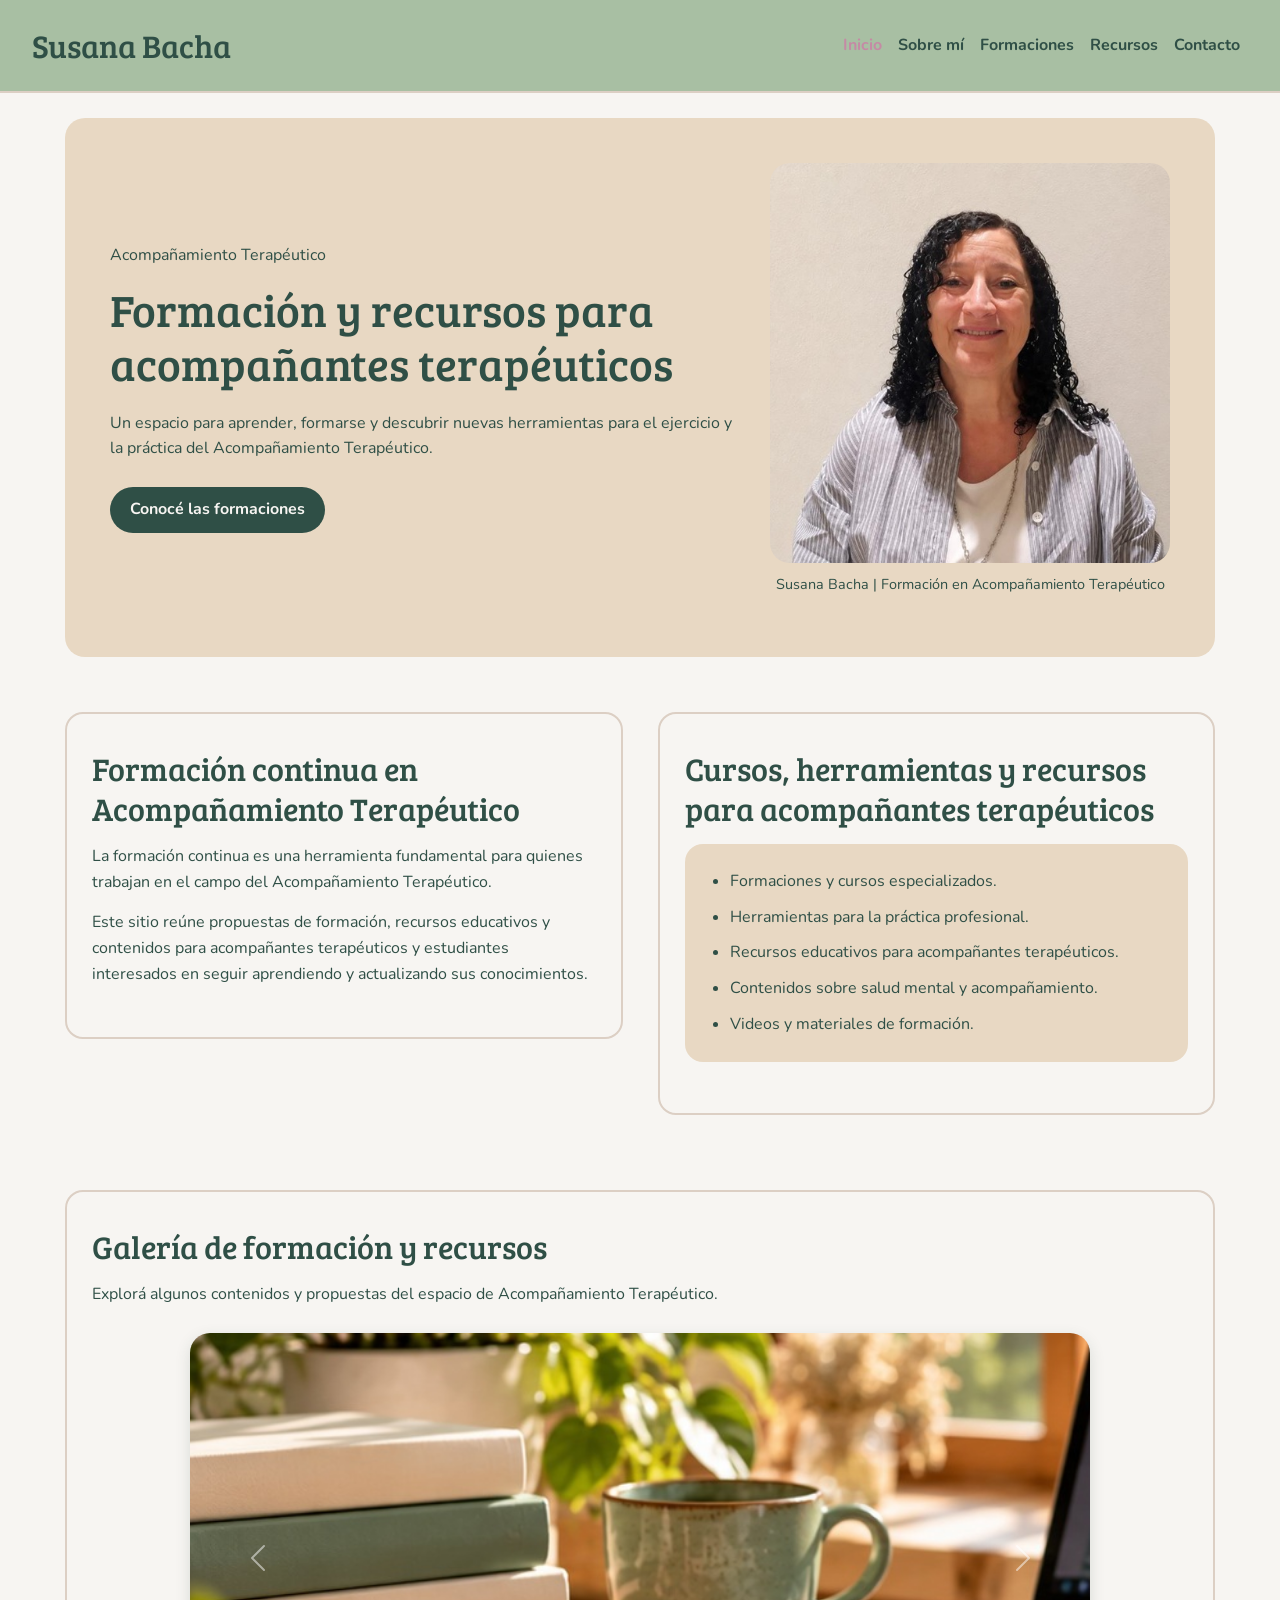
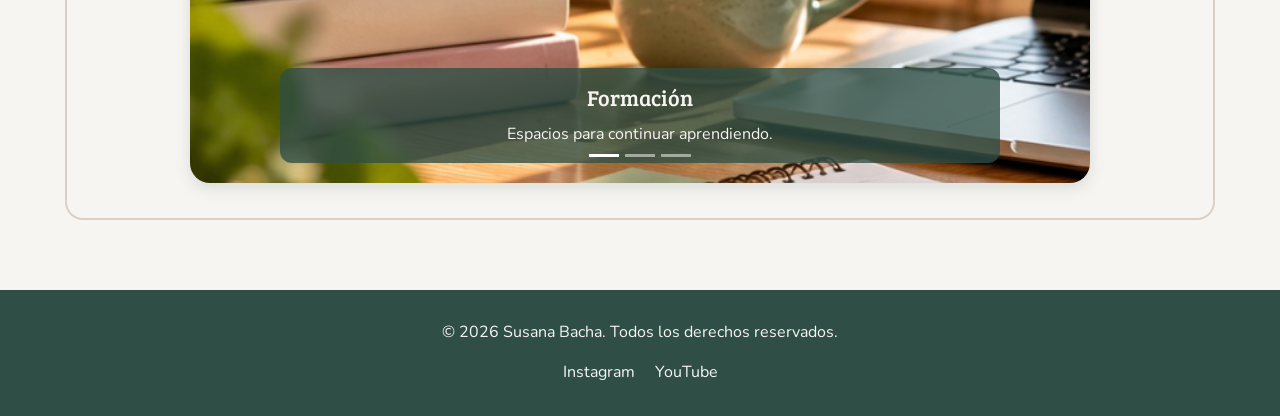
<file: index.html>
<!DOCTYPE html>
<html lang="es">

<head>
    <meta charset="UTF-8">
    <meta name="viewport" content="width=device-width, initial-scale=1.0">

    <!-- SEO -->
    <title>Acompañamiento Terapéutico: formación y recursos | Susana Bacha</title>
    <meta name="description" content="Encontrá formación, cursos y recursos para acompañantes terapéuticos y estudiantes. Un espacio de aprendizaje y actualización profesional de Susana Bacha.">
    <meta name="keywords" content="Susana Bacha, acompañamiento terapéutico, formación para acompañantes terapéuticos, cursos, recursos educativos, capacitación profesional, Argentina">

    <!-- Bootstrap CSS -->
    <link
        href="https://cdn.jsdelivr.net/npm/bootstrap@5.3.8/dist/css/bootstrap.min.css"
        rel="stylesheet">

    <!-- AOS Animation Library -->
    <link
        href="https://unpkg.com/aos@2.3.4/dist/aos.css"
        rel="stylesheet">

    <!-- Google Fonts -->
    <link
        href="https://fonts.googleapis.com/css2?family=Bree+Serif&family=Nunito:wght@400;600;700&display=swap"
        rel="stylesheet">

    <!-- CSS compilado desde Sass -->
    <link rel="stylesheet" href="styles/main.css">
</head>

<body>

    <!-- HEADER Y NAVEGACIÓN -->
    <header>
        <nav class="navbar navbar-expand-lg site-navbar"
            aria-label="Navegación principal">

            <div class="container-fluid">

                <a class="navbar-brand site-brand" href="index.html">
                    Susana Bacha
                </a>

                <button
                    class="navbar-toggler"
                    type="button"
                    data-bs-toggle="collapse"
                    data-bs-target="#mainNavbar"
                    aria-controls="mainNavbar"
                    aria-expanded="false"
                    aria-label="Abrir o cerrar navegación">

                    <span class="navbar-toggler-icon"></span>
                </button>

                <div class="collapse navbar-collapse" id="mainNavbar">

                    <ul class="navbar-nav ms-auto">

                        <li class="nav-item">
                            <a class="nav-link active"
                                href="index.html"
                                aria-current="page">
                                Inicio
                            </a>
                        </li>

                        <li class="nav-item">
                            <a class="nav-link" href="pages/sobremi.html">
                                Sobre mí
                            </a>
                        </li>

                        <li class="nav-item">
                            <a class="nav-link" href="pages/formaciones.html">
                                Formaciones
                            </a>
                        </li>

                        <li class="nav-item">
                            <a class="nav-link" href="pages/recursos.html">
                                Recursos
                            </a>
                        </li>

                        <li class="nav-item">
                            <a class="nav-link" href="pages/contacto.html">
                                Contacto
                            </a>
                        </li>

                    </ul>
                </div>
            </div>
        </nav>
    </header>

    <!-- CONTENIDO PRINCIPAL -->
    <main class="home-grid">

        <!-- HERO -->
        <section
            class="hero"
            aria-labelledby="main-title"
            data-aos="fade-up"
            data-aos-duration="800">

            <div class="hero-content">

                <p class="eyebrow">
                    Acompañamiento Terapéutico
                </p>

                <h1 id="main-title">
                    Formación y recursos para acompañantes terapéuticos
                </h1>

                <p>
                    Un espacio para aprender, formarse y descubrir nuevas
                    herramientas para el ejercicio y la práctica del
                    Acompañamiento Terapéutico.
                </p>

                <a
                    class="button-link"
                    href="pages/formaciones.html">
                    Conocé las formaciones
                </a>

            </div>

            <figure
                data-aos="fade-left"
                data-aos-delay="200"
                data-aos-duration="800">

                <img
                    src="assets/susanabacha.jpg"
                    alt="Retrato de Susana Bacha">

                <figcaption>
                    Susana Bacha | Formación en Acompañamiento Terapéutico
                </figcaption>

            </figure>
        </section>

        <!-- SOBRE EL SITIO -->
        <section
            class="content-section about-section"
            aria-labelledby="about-title"
            data-aos="fade-up"
            data-aos-delay="100">

            <div class="section-content">

                <h2 id="about-title">
                    Formación continua en Acompañamiento Terapéutico
                </h2>

                <p>
                    La formación continua es una herramienta fundamental
                    para quienes trabajan en el campo del Acompañamiento
                    Terapéutico.
                </p>

                <p>
                    Este sitio reúne propuestas de formación, recursos
                    educativos y contenidos para acompañantes terapéuticos
                    y estudiantes interesados en seguir aprendiendo y
                    actualizando sus conocimientos.
                </p>

            </div>
        </section>

        <!-- RECURSOS -->
        <section
            class="content-section resources-section"
            aria-labelledby="resources-title"
            data-aos="fade-up"
            data-aos-delay="200">

            <div class="section-content">

                <h2 id="resources-title">
                    Cursos, herramientas y recursos para acompañantes terapéuticos
                </h2>

                <ul class="feature-list">

                    <li>
                        Formaciones y cursos especializados.
                    </li>

                    <li>
                        Herramientas para la práctica profesional.
                    </li>

                    <li>
                        Recursos educativos para acompañantes terapéuticos.
                    </li>

                    <li>
                        Contenidos sobre salud mental y acompañamiento.
                    </li>

                    <li>
                        Videos y materiales de formación.
                    </li>

                </ul>

            </div>
        </section>

        <!-- CAROUSEL -->
        <section
            class="content-section featured-section"
            aria-labelledby="gallery-title"
            data-aos="fade-up"
            data-aos-delay="300">

            <div class="section-content">

                <h2 id="gallery-title">
                    Galería de formación y recursos
                </h2>

                <p>
                    Explorá algunos contenidos y propuestas del espacio
                    de Acompañamiento Terapéutico.
                </p>

                <div
                    id="siteCarousel"
                    class="carousel slide custom-carousel"
                    data-bs-ride="carousel"
                    aria-label="Galería de contenidos"
                    aria-roledescription="carrusel"
                    role="region">

                    <!-- INDICADORES -->
                    <div class="carousel-indicators">

                        <button
                            type="button"
                            data-bs-target="#siteCarousel"
                            data-bs-slide-to="0"
                            class="active"
                            aria-current="true"
                            aria-label="Mostrar primera imagen: formación">
                        </button>

                        <button
                            type="button"
                            data-bs-target="#siteCarousel"
                            data-bs-slide-to="1"
                            aria-label="Mostrar segunda imagen: recursos">
                        </button>

                        <button
                            type="button"
                            data-bs-target="#siteCarousel"
                            data-bs-slide-to="2"
                            aria-label="Mostrar tercera imagen: acompañamiento">
                        </button>

                    </div>

                    <!-- IMÁGENES -->
                    <div class="carousel-inner">

                        <div class="carousel-item active">

                            <img
                                src="assets/carousel1.jpg"
                                class="d-block w-100"
                                alt="Material educativo sobre Acompañamiento Terapéutico"
                                loading="lazy">

                            <div class="carousel-caption">

                                <h3>Formación</h3>

                                <p>
                                    Espacios para continuar aprendiendo.
                                </p>

                            </div>
                        </div>

                        <div class="carousel-item">

                            <img
                                src="assets/carousel2.jpg"
                                class="d-block w-100"
                                alt="Recursos para la formación de acompañantes terapéuticos"
                                loading="lazy">

                            <div class="carousel-caption">

                                <h3>Recursos</h3>

                                <p>
                                    Herramientas para la práctica profesional.
                                </p>

                            </div>
                        </div>

                        <div class="carousel-item">

                            <img
                                src="assets/carousel3.jpg"
                                class="d-block w-100"
                                alt="Propuestas de aprendizaje y actualización profesional"
                                loading="lazy">

                            <div class="carousel-caption">

                                <h3>Acompañamiento</h3>

                                <p>
                                    Contenidos para acompañantes y estudiantes.
                                </p>

                            </div>
                        </div>

                    </div>

                    <!-- ANTERIOR -->
                    <button
                        class="carousel-control-prev"
                        type="button"
                        data-bs-target="#siteCarousel"
                        data-bs-slide="prev"
                        aria-label="Mostrar imagen anterior">

                        <span
                            class="carousel-control-prev-icon"
                            aria-hidden="true">
                        </span>

                        <span class="visually-hidden">
                            Anterior
                        </span>

                    </button>

                    <!-- SIGUIENTE -->
                    <button
                        class="carousel-control-next"
                        type="button"
                        data-bs-target="#siteCarousel"
                        data-bs-slide="next"
                        aria-label="Mostrar imagen siguiente">

                        <span
                            class="carousel-control-next-icon"
                            aria-hidden="true">
                        </span>

                        <span class="visually-hidden">
                            Siguiente
                        </span>

                    </button>

                </div>
            </div>
        </section>

    </main>

    <!-- FOOTER -->
    <footer class="site-footer">

        <p>
            &copy; 2026 Susana Bacha. Todos los derechos reservados.
        </p>

        <nav aria-label="Redes sociales">

            <ul>

                <li>
                    <a
                        href="https://www.instagram.com/susana_bacha/"
                        target="_blank"
                        rel="noopener noreferrer">
                        Instagram
                    </a>
                </li>

                <li>
                    <a
                        href="https://www.youtube.com/@susana_bacha"
                        target="_blank"
                        rel="noopener noreferrer">
                        YouTube
                    </a>
                </li>

            </ul>

        </nav>

    </footer>

    <!-- Bootstrap JS -->
    <script
        src="https://cdn.jsdelivr.net/npm/bootstrap@5.3.8/dist/js/bootstrap.bundle.min.js">
    </script>

    <!-- AOS Animation Library -->
    <script
        src="https://unpkg.com/aos@2.3.4/dist/aos.js">
    </script>

    <script>
        AOS.init({
            duration: 800,
            once: true,
            offset: 80
        });
    </script>

</body>

</html>
</file>
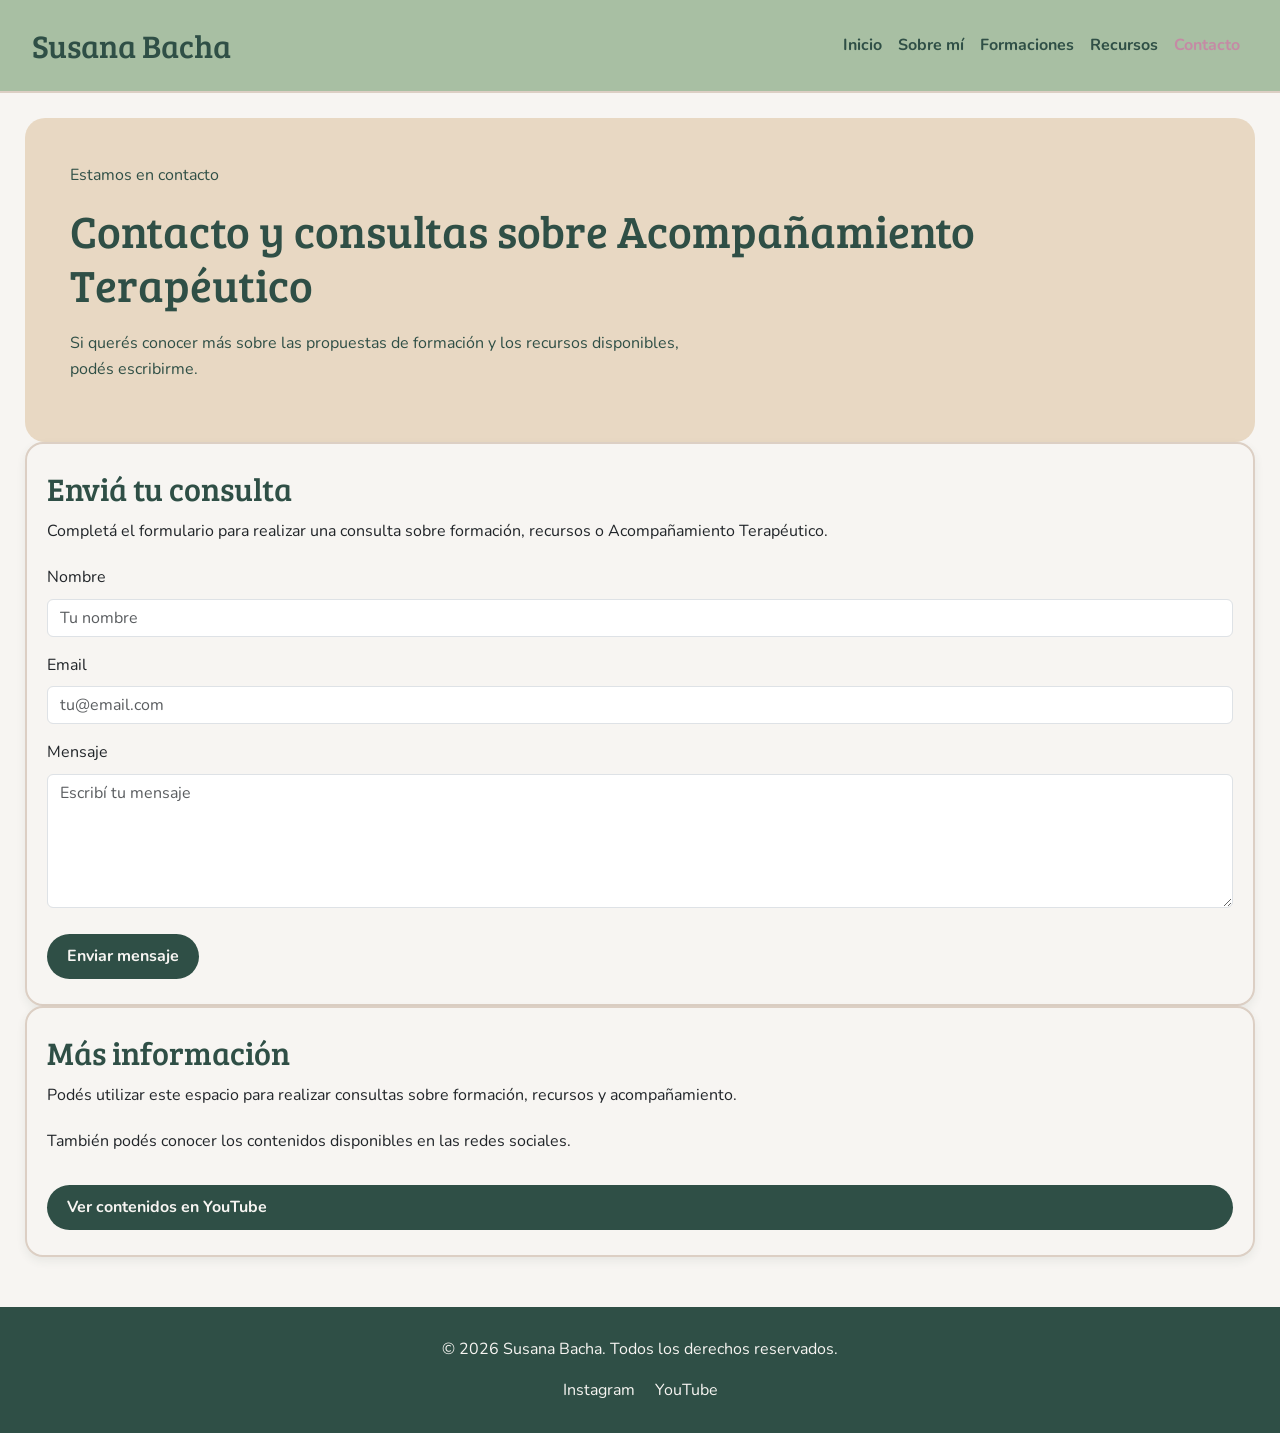
<file: pages/contacto.html>
<!DOCTYPE html>
<html lang="es">

<head>
    <meta charset="UTF-8">
    <meta name="viewport" content="width=device-width, initial-scale=1.0">

    <!-- SEO -->
    <title>Contacto | Susana Bacha - Acompañamiento Terapéutico</title>

    <meta
        name="description"
        content="Contactá a Susana Bacha para realizar consultas sobre formación, recursos y propuestas de Acompañamiento Terapéutico.">

    <meta
        name="keywords"
        content="Susana Bacha, contacto, acompañamiento terapéutico, formación profesional, cursos, recursos educativos, salud mental">

    <!-- Bootstrap CSS -->
    <link
        href="https://cdn.jsdelivr.net/npm/bootstrap@5.3.8/dist/css/bootstrap.min.css"
        rel="stylesheet">

    <!-- AOS Animation Library -->
    <link
        href="https://unpkg.com/aos@2.3.4/dist/aos.css"
        rel="stylesheet">

    <!-- Google Fonts -->
    <link
        href="https://fonts.googleapis.com/css2?family=Bree+Serif&family=Nunito:wght@400;600;700&display=swap"
        rel="stylesheet">

    <!-- CSS propio -->
    <link rel="stylesheet" href="../styles/main.css">
</head>

<body>

    <!-- HEADER Y NAVBAR -->
    <header>

        <nav
            class="navbar navbar-expand-lg site-navbar"
            aria-label="Navegación principal">

            <div class="container-fluid">

                <a
                    class="navbar-brand site-brand"
                    href="../index.html">
                    Susana Bacha
                </a>

                <button
                    class="navbar-toggler"
                    type="button"
                    data-bs-toggle="collapse"
                    data-bs-target="#mainNavbar"
                    aria-controls="mainNavbar"
                    aria-expanded="false"
                    aria-label="Abrir o cerrar navegación">

                    <span class="navbar-toggler-icon"></span>
                </button>

                <div
                    class="collapse navbar-collapse"
                    id="mainNavbar">

                    <ul class="navbar-nav ms-auto">

                        <li class="nav-item">
                            <a class="nav-link" href="../index.html">
                                Inicio
                            </a>
                        </li>

                        <li class="nav-item">
                            <a class="nav-link" href="sobremi.html">
                                Sobre mí
                            </a>
                        </li>

                        <li class="nav-item">
                            <a class="nav-link" href="formaciones.html">
                                Formaciones
                            </a>
                        </li>

                        <li class="nav-item">
                            <a class="nav-link" href="recursos.html">
                                Recursos
                            </a>
                        </li>

                        <li class="nav-item">
                            <a
                                class="nav-link active"
                                href="contacto.html"
                                aria-current="page">
                                Contacto
                            </a>
                        </li>

                    </ul>
                </div>
            </div>
        </nav>
    </header>

    <!-- CONTENIDO PRINCIPAL -->
    <main class="inner-page">

        <!-- HERO -->
        <section
            class="hero"
            aria-labelledby="main-title"
            data-aos="fade-up"
            data-aos-duration="800">

            <div class="hero-content">

                <p class="eyebrow">
                    Estamos en contacto
                </p>

                <h1 id="main-title">
                    Contacto y consultas sobre Acompañamiento Terapéutico
                </h1>

                <p>
                    Si querés conocer más sobre las propuestas de formación
                    y los recursos disponibles, podés escribirme.
                </p>

            </div>
        </section>

        <!-- CONTACTO -->
        <section
            class="contact-grid"
            aria-label="Opciones de contacto">

            <article
                class="card"
                aria-labelledby="form-title"
                data-aos="fade-right"
                data-aos-delay="100">

                <h2 id="form-title">
                    Enviá tu consulta
                </h2>

                <p>
                    Completá el formulario para realizar una consulta
                    sobre formación, recursos o Acompañamiento Terapéutico.
                </p>

                <form>

                    <div class="mb-3">

                        <label
                            for="nombre"
                            class="form-label">
                            Nombre
                        </label>

                        <input
                            type="text"
                            class="form-control"
                            id="nombre"
                            name="nombre"
                            placeholder="Tu nombre"
                            autocomplete="name"
                            required>

                    </div>

                    <div class="mb-3">

                        <label
                            for="email"
                            class="form-label">
                            Email
                        </label>

                        <input
                            type="email"
                            class="form-control"
                            id="email"
                            name="email"
                            placeholder="tu@email.com"
                            autocomplete="email"
                            required>

                    </div>

                    <div class="mb-3">

                        <label
                            for="mensaje"
                            class="form-label">
                            Mensaje
                        </label>

                        <textarea
                            class="form-control"
                            id="mensaje"
                            name="mensaje"
                            rows="5"
                            placeholder="Escribí tu mensaje"
                            required></textarea>

                    </div>

                    <button
                        type="submit"
                        class="button-link border-0">
                        Enviar mensaje
                    </button>

                </form>

            </article>

            <article
                class="card"
                aria-labelledby="information-title"
                data-aos="fade-left"
                data-aos-delay="200">

                <h2 id="information-title">
                    Más información
                </h2>

                <p>
                    Podés utilizar este espacio para realizar consultas
                    sobre formación, recursos y acompañamiento.
                </p>

                <p>
                    También podés conocer los contenidos disponibles
                    en las redes sociales.
                </p>

                <a
                    class="button-link"
                    href="https://www.youtube.com/@susana_bacha"
                    target="_blank"
                    rel="noopener noreferrer">
                    Ver contenidos en YouTube
                </a>

            </article>

        </section>

    </main>

    <!-- FOOTER -->
    <footer class="site-footer">

        <p>
            &copy; 2026 Susana Bacha. Todos los derechos reservados.
        </p>

        <nav aria-label="Redes sociales">

            <ul>

                <li>
                    <a
                        href="https://www.instagram.com/susana_bacha/"
                        target="_blank"
                        rel="noopener noreferrer">
                        Instagram
                    </a>
                </li>

                <li>
                    <a
                        href="https://www.youtube.com/@susana_bacha"
                        target="_blank"
                        rel="noopener noreferrer">
                        YouTube
                    </a>
                </li>

            </ul>

        </nav>

    </footer>

    <!-- Bootstrap JS -->
    <script src="https://cdn.jsdelivr.net/npm/bootstrap@5.3.8/dist/js/bootstrap.bundle.min.js"></script>

    <!-- AOS Animation Library -->
    <script src="https://unpkg.com/aos@2.3.4/dist/aos.js"></script>

    <script>
        AOS.init({
            duration: 800,
            once: true,
            offset: 80
        });
    </script>

</body>

</html>
</file>
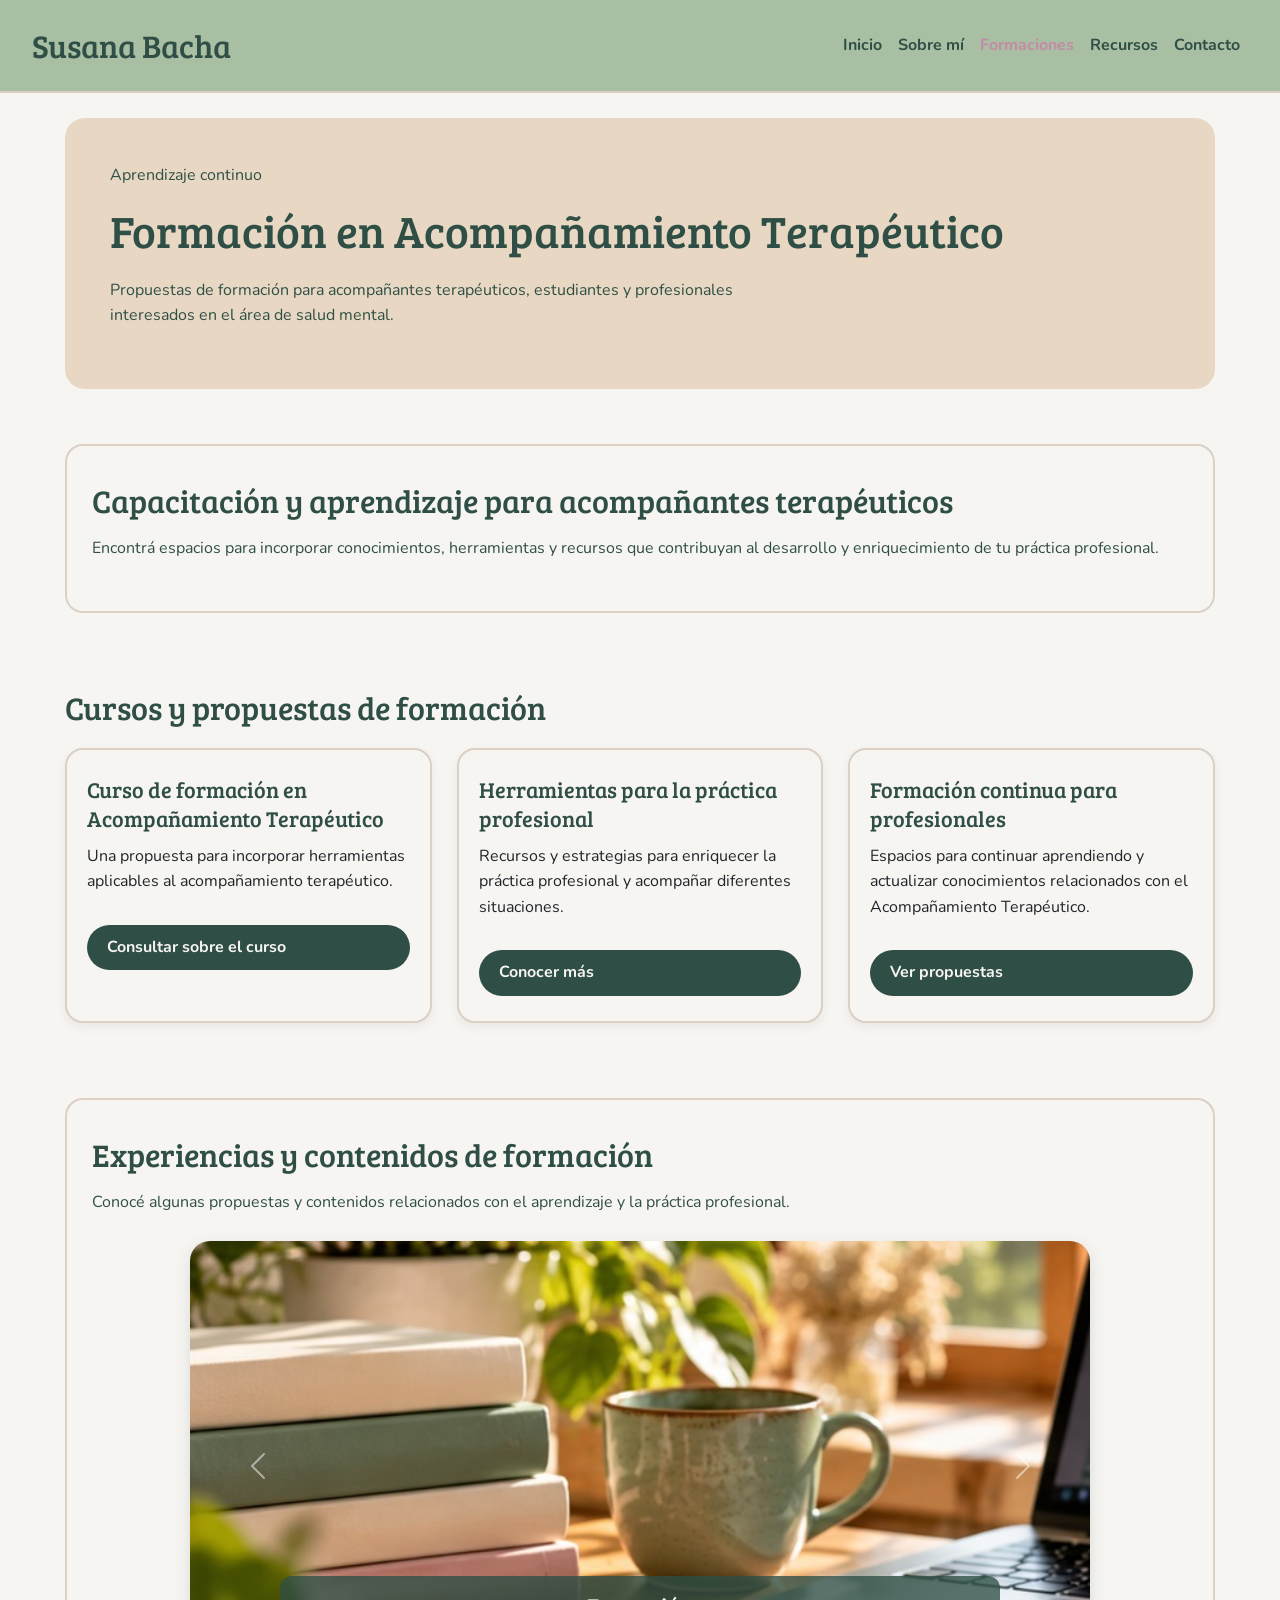
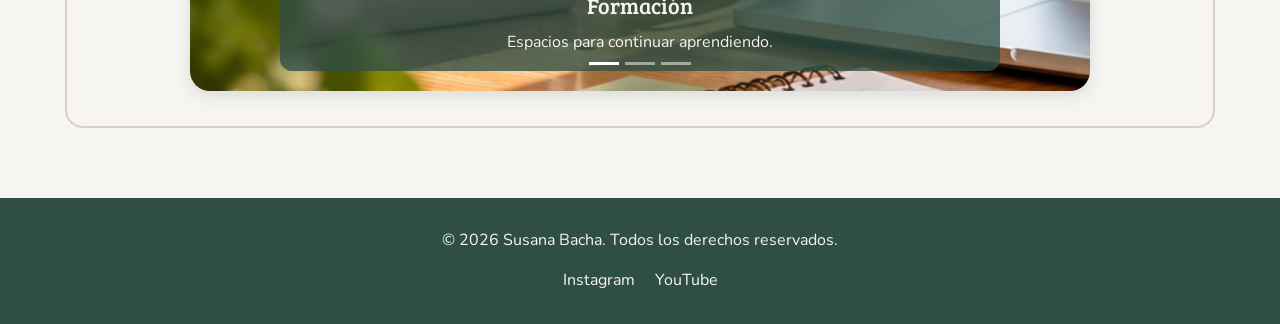
<file: pages/formaciones.html>
<!DOCTYPE html>
<html lang="es">

<head>
    <meta charset="UTF-8">
    <meta name="viewport" content="width=device-width, initial-scale=1.0">

    <!-- SEO -->
    <title>Formación en Acompañamiento Terapéutico | Susana Bacha</title>
    <meta name="description" content="Conocé las propuestas de formación en Acompañamiento Terapéutico de Susana Bacha. Cursos, herramientas y recursos para estudiantes y profesionales.">
    <meta name="keywords" content="formación en acompañamiento terapéutico, cursos, capacitación profesional, salud mental, Argentina">

    <!-- Bootstrap CSS -->
    <link href="https://cdn.jsdelivr.net/npm/bootstrap@5.3.8/dist/css/bootstrap.min.css" rel="stylesheet">

    <!-- AOS Animation Library -->
    <link href="https://unpkg.com/aos@2.3.4/dist/aos.css" rel="stylesheet">

    <!-- Google Fonts -->
    <link rel="preconnect" href="https://fonts.googleapis.com">
    <link rel="preconnect" href="https://fonts.gstatic.com" crossorigin>
    <link href="https://fonts.googleapis.com/css2?family=Bree+Serif&family=Nunito:wght@400;600;700&display=swap" rel="stylesheet">

    <!-- CSS propio -->
    <link rel="stylesheet" href="../styles/main.css">
</head>

<body>

    <!-- HEADER Y NAVEGACIÓN -->
    <header>
        <nav class="navbar navbar-expand-lg site-navbar" aria-label="Navegación principal">
            <div class="container-fluid">

                <a class="navbar-brand site-brand" href="../index.html">
                    Susana Bacha
                </a>

                <button
                    class="navbar-toggler"
                    type="button"
                    data-bs-toggle="collapse"
                    data-bs-target="#mainNavbar"
                    aria-controls="mainNavbar"
                    aria-expanded="false"
                    aria-label="Abrir o cerrar navegación">
                    <span class="navbar-toggler-icon"></span>
                </button>

                <div class="collapse navbar-collapse" id="mainNavbar">
                    <ul class="navbar-nav ms-auto">
                        <li class="nav-item">
                            <a class="nav-link" href="../index.html">Inicio</a>
                        </li>

                        <li class="nav-item">
                            <a class="nav-link" href="sobremi.html">Sobre mí</a>
                        </li>

                        <li class="nav-item">
                            <a class="nav-link active" href="formaciones.html" aria-current="page">Formaciones</a>
                        </li>

                        <li class="nav-item">
                            <a class="nav-link" href="recursos.html">Recursos</a>
                        </li>

                        <li class="nav-item">
                            <a class="nav-link" href="contacto.html">Contacto</a>
                        </li>
                    </ul>
                </div>

            </div>
        </nav>
    </header>

    <!-- CONTENIDO PRINCIPAL -->
    <main class="formations-grid">

        <!-- HERO -->
        <section class="hero" aria-labelledby="main-title" data-aos="fade-up" data-aos-duration="800">
            <div class="hero-content">
                <p class="eyebrow">Aprendizaje continuo</p>

                <h1 id="main-title">
                    Formación en Acompañamiento Terapéutico
                </h1>

                <p>
                    Propuestas de formación para acompañantes terapéuticos,
                    estudiantes y profesionales interesados en el área
                    de salud mental.
                </p>
            </div>
        </section>

        <!-- INTRODUCCIÓN -->
        <section class="content-section formations-intro" aria-labelledby="intro-title" data-aos="fade-up" data-aos-delay="100">
            <div class="section-content">
                <h2 id="intro-title">
                    Capacitación y aprendizaje para acompañantes terapéuticos
                </h2>

                <p>
                    Encontrá espacios para incorporar conocimientos,
                    herramientas y recursos que contribuyan al desarrollo
                    y enriquecimiento de tu práctica profesional.
                </p>
            </div>
        </section>

        <!-- CURSOS -->
        <section class="content-section courses-section" aria-labelledby="courses-title">
            <div class="section-heading">
                <h2 id="courses-title">
                    Cursos y propuestas de formación
                </h2>
            </div>

            <div class="card-container">

                <article class="card" data-aos="fade-up" data-aos-delay="100">
                    <h3>
                        Curso de formación en Acompañamiento Terapéutico
                    </h3>

                    <p>
                        Una propuesta para incorporar herramientas
                        aplicables al acompañamiento terapéutico.
                    </p>

                    <a class="button-link" href="contacto.html">
                        Consultar sobre el curso
                    </a>
                </article>

                <article class="card" data-aos="fade-up" data-aos-delay="200">
                    <h3>
                        Herramientas para la práctica profesional
                    </h3>

                    <p>
                        Recursos y estrategias para enriquecer la práctica
                        profesional y acompañar diferentes situaciones.
                    </p>

                    <a class="button-link" href="contacto.html">
                        Conocer más
                    </a>
                </article>

                <article class="card" data-aos="fade-up" data-aos-delay="300">
                    <h3>
                        Formación continua para profesionales
                    </h3>

                    <p>
                        Espacios para continuar aprendiendo y actualizar
                        conocimientos relacionados con el Acompañamiento
                        Terapéutico.
                    </p>

                    <a class="button-link" href="contacto.html">
                        Ver propuestas
                    </a>
                </article>

            </div>
        </section>

        <!-- EXPERIENCIAS Y CONTENIDOS -->
        <section class="content-section benefits-section" aria-labelledby="experiences-title" data-aos="fade-up" data-aos-delay="200">
            <div class="section-content">
                <h2 id="experiences-title">
                    Experiencias y contenidos de formación
                </h2>

                <p>
                    Conocé algunas propuestas y contenidos relacionados
                    con el aprendizaje y la práctica profesional.
                </p>

                <!-- CARRUSEL -->
                <div
                    id="formationCarousel"
                    class="carousel slide custom-carousel"
                    data-bs-ride="carousel"
                    role="region"
                    aria-roledescription="carrusel"
                    aria-label="Galería de experiencias de formación">

                    <!-- INDICADORES -->
                    <div class="carousel-indicators">
                        <button
                            type="button"
                            data-bs-target="#formationCarousel"
                            data-bs-slide-to="0"
                            class="active"
                            aria-current="true"
                            aria-label="Mostrar primera imagen: formación">
                        </button>

                        <button
                            type="button"
                            data-bs-target="#formationCarousel"
                            data-bs-slide-to="1"
                            aria-label="Mostrar segunda imagen: recursos">
                        </button>

                        <button
                            type="button"
                            data-bs-target="#formationCarousel"
                            data-bs-slide-to="2"
                            aria-label="Mostrar tercera imagen: acompañamiento">
                        </button>
                    </div>

                    <!-- IMÁGENES -->
                    <div class="carousel-inner">

                        <div class="carousel-item active">
                            <img
                                src="../assets/carousel1.jpg"
                                class="d-block w-100"
                                alt="Material educativo sobre Acompañamiento Terapéutico"
                                loading="lazy">

                            <div class="carousel-caption">
                                <h3>Formación</h3>
                                <p>
                                    Espacios para continuar aprendiendo.
                                </p>
                            </div>
                        </div>

                        <div class="carousel-item">
                            <img
                                src="../assets/carousel2.jpg"
                                class="d-block w-100"
                                alt="Recursos para la formación de acompañantes terapéuticos"
                                loading="lazy">

                            <div class="carousel-caption">
                                <h3>Recursos</h3>
                                <p>
                                    Herramientas para la práctica profesional.
                                </p>
                            </div>
                        </div>

                        <div class="carousel-item">
                            <img
                                src="../assets/carousel3.jpg"
                                class="d-block w-100"
                                alt="Propuestas de aprendizaje y actualización profesional"
                                loading="lazy">

                            <div class="carousel-caption">
                                <h3>Acompañamiento</h3>
                                <p>
                                    Contenidos para acompañantes y estudiantes.
                                </p>
                            </div>
                        </div>

                    </div>

                    <!-- ANTERIOR -->
                    <button
                        class="carousel-control-prev"
                        type="button"
                        data-bs-target="#formationCarousel"
                        data-bs-slide="prev"
                        aria-label="Ver imagen anterior">

                        <span class="carousel-control-prev-icon" aria-hidden="true"></span>
                        <span class="visually-hidden">Anterior</span>
                    </button>

                    <!-- SIGUIENTE -->
                    <button
                        class="carousel-control-next"
                        type="button"
                        data-bs-target="#formationCarousel"
                        data-bs-slide="next"
                        aria-label="Ver imagen siguiente">

                        <span class="carousel-control-next-icon" aria-hidden="true"></span>
                        <span class="visually-hidden">Siguiente</span>
                    </button>

                </div>
            </div>
        </section>

    </main>

    <!-- FOOTER -->
    <footer class="site-footer">
        <p>
            &copy; 2026 Susana Bacha. Todos los derechos reservados.
        </p>

        <nav aria-label="Redes sociales">
            <ul>
                <li>
                    <a href="https://www.instagram.com/susana_bacha/" target="_blank" rel="noopener noreferrer">
                        Instagram
                    </a>
                </li>

                <li>
                    <a href="https://www.youtube.com/@susana_bacha" target="_blank" rel="noopener noreferrer">
                        YouTube
                    </a>
                </li>
            </ul>
        </nav>
    </footer>

    <!-- Bootstrap JS -->
    <script src="https://cdn.jsdelivr.net/npm/bootstrap@5.3.8/dist/js/bootstrap.bundle.min.js"></script>

    <!-- AOS Animation Library -->
    <script src="https://unpkg.com/aos@2.3.4/dist/aos.js"></script>

    <script>
        AOS.init({
            duration: 800,
            once: true,
            offset: 80
        });
    </script>

</body>
</html>
</file>
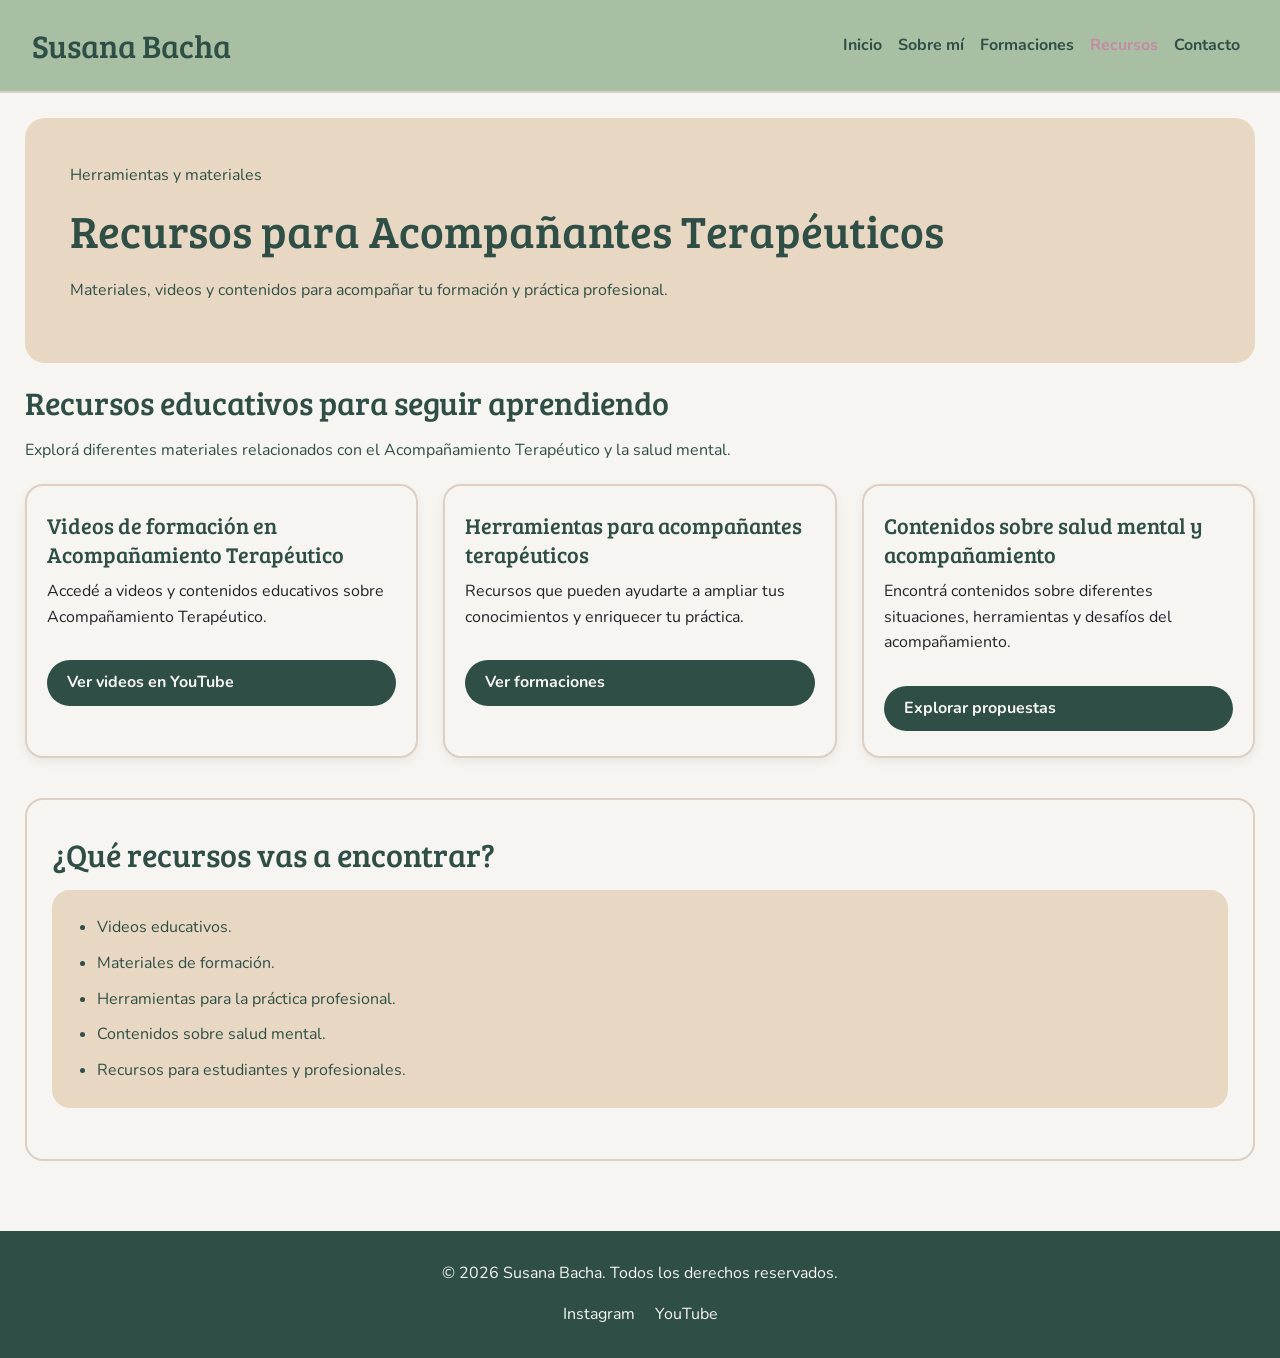
<file: pages/recursos.html>
<!DOCTYPE html>
<html lang="es">

<head>
    <meta charset="UTF-8">
    <meta name="viewport" content="width=device-width, initial-scale=1.0">

    <!-- SEO -->
    <title>Recursos para Acompañantes Terapéuticos | Susana Bacha</title>
    <meta
        name="description"
        content="Explorá videos, materiales educativos y herramientas sobre Acompañamiento Terapéutico y salud mental para estudiantes y profesionales.">
    <meta
        name="keywords"
        content="Susana Bacha, recursos para acompañantes terapéuticos, materiales educativos, salud mental, videos de formación, herramientas profesionales">

    <!-- Bootstrap CSS -->
    <link
        href="https://cdn.jsdelivr.net/npm/bootstrap@5.3.8/dist/css/bootstrap.min.css"
        rel="stylesheet">

    <!-- AOS Animation Library -->
    <link
        href="https://unpkg.com/aos@2.3.4/dist/aos.css"
        rel="stylesheet">

    <!-- Google Fonts -->
    <link
        href="https://fonts.googleapis.com/css2?family=Bree+Serif&family=Nunito:wght@400;600;700&display=swap"
        rel="stylesheet">

    <!-- CSS propio -->
    <link rel="stylesheet" href="../styles/main.css">
</head>

<body>

    <!-- HEADER Y NAVBAR -->
    <header>
        <nav
            class="navbar navbar-expand-lg site-navbar"
            aria-label="Navegación principal">

            <div class="container-fluid">

                <a
                    class="navbar-brand site-brand"
                    href="../index.html">
                    Susana Bacha
                </a>

                <button
                    class="navbar-toggler"
                    type="button"
                    data-bs-toggle="collapse"
                    data-bs-target="#mainNavbar"
                    aria-controls="mainNavbar"
                    aria-expanded="false"
                    aria-label="Abrir o cerrar navegación">

                    <span class="navbar-toggler-icon"></span>
                </button>

                <div
                    class="collapse navbar-collapse"
                    id="mainNavbar">

                    <ul class="navbar-nav ms-auto">

                        <li class="nav-item">
                            <a class="nav-link" href="../index.html">
                                Inicio
                            </a>
                        </li>

                        <li class="nav-item">
                            <a class="nav-link" href="sobremi.html">
                                Sobre mí
                            </a>
                        </li>

                        <li class="nav-item">
                            <a class="nav-link" href="formaciones.html">
                                Formaciones
                            </a>
                        </li>

                        <li class="nav-item">
                            <a
                                class="nav-link active"
                                href="recursos.html"
                                aria-current="page">
                                Recursos
                            </a>
                        </li>

                        <li class="nav-item">
                            <a class="nav-link" href="contacto.html">
                                Contacto
                            </a>
                        </li>

                    </ul>
                </div>
            </div>
        </nav>
    </header>

    <!-- CONTENIDO PRINCIPAL -->
    <main class="inner-page">

        <!-- HERO -->
        <section
            class="hero"
            aria-labelledby="main-title"
            data-aos="fade-up"
            data-aos-duration="800">

            <div class="hero-content">

                <p class="eyebrow">
                    Herramientas y materiales
                </p>

                <h1 id="main-title">
                    Recursos para Acompañantes Terapéuticos
                </h1>

                <p>
                    Materiales, videos y contenidos para acompañar
                    tu formación y práctica profesional.
                </p>

            </div>
        </section>

        <!-- RECURSOS -->
        <section
            class="content-section"
            aria-labelledby="resources-title">

            <div class="section-heading">

                <h2 id="resources-title">
                    Recursos educativos para seguir aprendiendo
                </h2>

                <p>
                    Explorá diferentes materiales relacionados con el
                    Acompañamiento Terapéutico y la salud mental.
                </p>

            </div>

            <div class="card-container">

                <article
                    class="card"
                    data-aos="fade-up"
                    data-aos-delay="100">

                    <h3>
                        Videos de formación en Acompañamiento Terapéutico
                    </h3>

                    <p>
                        Accedé a videos y contenidos educativos sobre
                        Acompañamiento Terapéutico.
                    </p>

                    <a
                        class="button-link"
                        href="https://www.youtube.com/@susana_bacha"
                        target="_blank"
                        rel="noopener noreferrer">
                        Ver videos en YouTube
                    </a>

                </article>

                <article
                    class="card"
                    data-aos="fade-up"
                    data-aos-delay="200">

                    <h3>
                        Herramientas para acompañantes terapéuticos
                    </h3>

                    <p>
                        Recursos que pueden ayudarte a ampliar tus
                        conocimientos y enriquecer tu práctica.
                    </p>

                    <a class="button-link" href="formaciones.html">
                        Ver formaciones
                    </a>

                </article>

                <article
                    class="card"
                    data-aos="fade-up"
                    data-aos-delay="300">

                    <h3>
                        Contenidos sobre salud mental y acompañamiento
                    </h3>

                    <p>
                        Encontrá contenidos sobre diferentes situaciones,
                        herramientas y desafíos del acompañamiento.
                    </p>

                    <a class="button-link" href="formaciones.html">
                        Explorar propuestas
                    </a>

                </article>

            </div>
        </section>

        <!-- LISTA DE RECURSOS -->
        <section
            class="content-section"
            aria-labelledby="features-title"
            data-aos="fade-up"
            data-aos-delay="200">

            <div class="section-content">

                <h2 id="features-title">
                    ¿Qué recursos vas a encontrar?
                </h2>

                <ul class="feature-list">
                    <li>Videos educativos.</li>
                    <li>Materiales de formación.</li>
                    <li>Herramientas para la práctica profesional.</li>
                    <li>Contenidos sobre salud mental.</li>
                    <li>Recursos para estudiantes y profesionales.</li>
                </ul>

            </div>
        </section>

    </main>

    <!-- FOOTER -->
    <footer class="site-footer">

        <p>
            &copy; 2026 Susana Bacha. Todos los derechos reservados.
        </p>

        <nav aria-label="Redes sociales">
            <ul>
                <li>
                    <a
                        href="https://www.instagram.com/susana_bacha/"
                        target="_blank"
                        rel="noopener noreferrer">
                        Instagram
                    </a>
                </li>

                <li>
                    <a
                        href="https://www.youtube.com/@susana_bacha"
                        target="_blank"
                        rel="noopener noreferrer">
                        YouTube
                    </a>
                </li>
            </ul>
        </nav>

    </footer>

    <!-- Bootstrap JS -->
    <script src="https://cdn.jsdelivr.net/npm/bootstrap@5.3.8/dist/js/bootstrap.bundle.min.js"></script>

    <!-- AOS Animation Library -->
    <script src="https://unpkg.com/aos@2.3.4/dist/aos.js"></script>

    <script>
        AOS.init({
            duration: 800,
            once: true,
            offset: 80
        });
    </script>

</body>

</html>
</file>
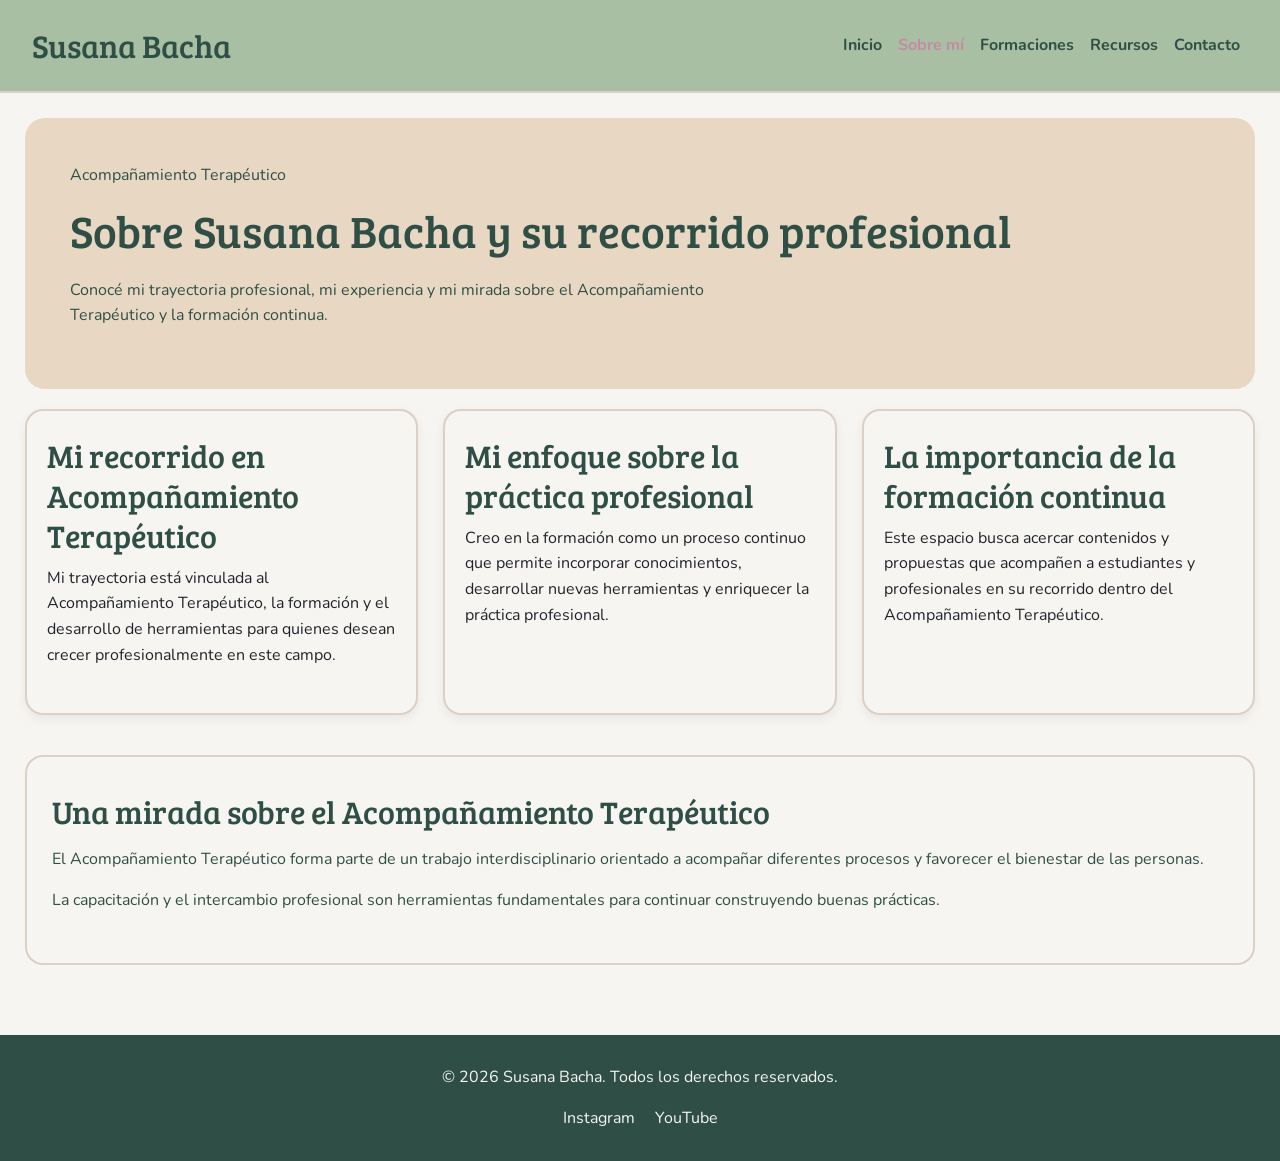
<file: pages/sobremi.html>
<!DOCTYPE html>
<html lang="es">

<head>
    <meta charset="UTF-8">
    <meta name="viewport" content="width=device-width, initial-scale=1.0">

    <!-- SEO -->
    <title>Sobre Susana Bacha | Acompañamiento Terapéutico</title>
    <meta name="description" content="Conocé a Susana Bacha, su trayectoria en Acompañamiento Terapéutico, su enfoque sobre la práctica profesional y la importancia de la formación continua.">
    <meta name="keywords" content="Susana Bacha, trayectoria profesional, acompañamiento terapéutico, formación continua, Argentina">

    <!-- Bootstrap CSS -->
    <link href="https://cdn.jsdelivr.net/npm/bootstrap@5.3.8/dist/css/bootstrap.min.css" rel="stylesheet">

    <!-- AOS Animation Library -->
    <link href="https://unpkg.com/aos@2.3.4/dist/aos.css" rel="stylesheet">

    <!-- Google Fonts -->
    <link rel="preconnect" href="https://fonts.googleapis.com">
    <link rel="preconnect" href="https://fonts.gstatic.com" crossorigin>
    <link href="https://fonts.googleapis.com/css2?family=Bree+Serif&family=Nunito:wght@400;600;700&display=swap" rel="stylesheet">

    <!-- CSS propio -->
    <link rel="stylesheet" href="../styles/main.css">
</head>

<body>

    <!-- HEADER Y NAVEGACIÓN -->
    <header>
        <nav class="navbar navbar-expand-lg site-navbar" aria-label="Navegación principal">
            <div class="container-fluid">

                <a class="navbar-brand site-brand" href="../index.html">
                    Susana Bacha
                </a>

                <button
                    class="navbar-toggler"
                    type="button"
                    data-bs-toggle="collapse"
                    data-bs-target="#mainNavbar"
                    aria-controls="mainNavbar"
                    aria-expanded="false"
                    aria-label="Abrir o cerrar navegación">
                    <span class="navbar-toggler-icon"></span>
                </button>

                <div class="collapse navbar-collapse" id="mainNavbar">
                    <ul class="navbar-nav ms-auto">

                        <li class="nav-item">
                            <a class="nav-link" href="../index.html">Inicio</a>
                        </li>

                        <li class="nav-item">
                            <a class="nav-link active" href="sobremi.html" aria-current="page">Sobre mí</a>
                        </li>

                        <li class="nav-item">
                            <a class="nav-link" href="formaciones.html">Formaciones</a>
                        </li>

                        <li class="nav-item">
                            <a class="nav-link" href="recursos.html">Recursos</a>
                        </li>

                        <li class="nav-item">
                            <a class="nav-link" href="contacto.html">Contacto</a>
                        </li>

                    </ul>
                </div>

            </div>
        </nav>
    </header>

    <!-- CONTENIDO PRINCIPAL -->
    <main class="inner-page">

        <!-- HERO -->
        <section class="hero" aria-labelledby="main-title" data-aos="fade-up" data-aos-duration="800">
            <div class="hero-content">

                <p class="eyebrow">Acompañamiento Terapéutico</p>

                <h1 id="main-title">
                    Sobre Susana Bacha y su recorrido profesional
                </h1>

                <p>
                    Conocé mi trayectoria profesional, mi experiencia y mi mirada sobre el Acompañamiento Terapéutico y la formación continua.
                </p>

            </div>
        </section>

        <!-- TRAYECTORIA Y ENFOQUE PROFESIONAL -->
        <section class="content-section" aria-labelledby="experience-title">

            <h2 id="experience-title" class="visually-hidden">
                Trayectoria y enfoque profesional
            </h2>

            <div class="card-container">

                <article class="card" data-aos="fade-up" data-aos-delay="100">
                    <h2>Mi recorrido en Acompañamiento Terapéutico</h2>

                    <p>
                        Mi trayectoria está vinculada al Acompañamiento Terapéutico, la formación y el desarrollo de herramientas para quienes desean crecer profesionalmente en este campo.
                    </p>
                </article>

                <article class="card" data-aos="fade-up" data-aos-delay="200">
                    <h2>Mi enfoque sobre la práctica profesional</h2>

                    <p>
                        Creo en la formación como un proceso continuo que permite incorporar conocimientos, desarrollar nuevas herramientas y enriquecer la práctica profesional.
                    </p>
                </article>

                <article class="card" data-aos="fade-up" data-aos-delay="300">
                    <h2>La importancia de la formación continua</h2>

                    <p>
                        Este espacio busca acercar contenidos y propuestas que acompañen a estudiantes y profesionales en su recorrido dentro del Acompañamiento Terapéutico.
                    </p>
                </article>

            </div>
        </section>

        <!-- MIRADA PROFESIONAL -->
        <section class="content-section" aria-labelledby="approach-title" data-aos="fade-up" data-aos-delay="200">

            <div class="section-content">

                <h2 id="approach-title">
                    Una mirada sobre el Acompañamiento Terapéutico
                </h2>

                <p>
                    El Acompañamiento Terapéutico forma parte de un trabajo interdisciplinario orientado a acompañar diferentes procesos y favorecer el bienestar de las personas.
                </p>

                <p>
                    La capacitación y el intercambio profesional son herramientas fundamentales para continuar construyendo buenas prácticas.
                </p>

            </div>
        </section>

    </main>

    <!-- FOOTER -->
    <footer class="site-footer">

        <p>
            &copy; 2026 Susana Bacha. Todos los derechos reservados.
        </p>

        <nav aria-label="Redes sociales">
            <ul>

                <li>
                    <a href="https://www.instagram.com/susana_bacha/" target="_blank" rel="noopener noreferrer">
                        Instagram
                    </a>
                </li>

                <li>
                    <a href="https://www.youtube.com/@susana_bacha" target="_blank" rel="noopener noreferrer">
                        YouTube
                    </a>
                </li>

            </ul>
        </nav>

    </footer>

    <!-- Bootstrap JS -->
    <script src="https://cdn.jsdelivr.net/npm/bootstrap@5.3.8/dist/js/bootstrap.bundle.min.js"></script>

    <!-- AOS Animation Library -->
    <script src="https://unpkg.com/aos@2.3.4/dist/aos.js"></script>

    <script>
        AOS.init({
            duration: 800,
            once: true,
            offset: 80
        });
    </script>

</body>
</html>
</file>
<file: styles/main.css>
.card:focus-visible, .button-link:focus-visible, .site-navbar .site-brand:focus-visible, .site-navbar .nav-link:focus-visible {
  outline: 3px solid #C58AA5;
  outline-offset: 3px;
}

body {
  font-family: "Nunito", Arial, sans-serif;
}

h1,
h2,
h3 {
  font-family: "Bree Serif", Georgia, serif;
  color: #2F4F46;
}

h1 {
  font-size: 2.2rem;
  line-height: 1.2;
  margin-bottom: 20px;
}

h2 {
  font-size: 1.8rem;
  line-height: 1.25;
  margin-bottom: 15px;
}

h3 {
  font-size: 1.4rem;
  line-height: 1.3;
  margin-bottom: 10px;
}

p {
  font-size: 1rem;
  line-height: 1.6;
  margin-bottom: 15px;
}

a {
  text-decoration: none;
}

@media (max-width: 575.98px) {
  h1 {
    font-size: 1.9rem;
  }
  h2 {
    font-size: 1.55rem;
  }
  h3 {
    font-size: 1.25rem;
  }
  p {
    font-size: 0.95rem;
    line-height: 1.5;
  }
}
@media (min-width: 768px) {
  h1 {
    font-size: 2.4rem;
  }
  h2 {
    font-size: 1.9rem;
  }
  h3 {
    font-size: 1.45rem;
  }
}
@media (min-width: 1024px) {
  h1 {
    font-size: 2.8rem;
  }
  h2 {
    font-size: 2rem;
  }
  h3 {
    font-size: 1.4rem;
  }
}
@media (prefers-reduced-motion: reduce) {
  html {
    scroll-behavior: auto;
  }
}
* {
  margin: 0;
  padding: 0;
  box-sizing: border-box;
}

body {
  background-color: #F7F5F2;
  color: #2F4F46;
  line-height: 1.6;
  overflow-x: hidden;
}

main {
  width: 100%;
  padding: 20px;
}

.content-section {
  width: 100%;
  padding: 20px 0;
}

.section-content {
  background-color: #F7F5F2;
  padding: 25px 20px;
  border: 2px solid #DCCFC4;
  border-radius: 18px;
}

.section-heading {
  margin-bottom: 20px;
}

.feature-list {
  background-color: #E8D8C3;
  padding: 25px 25px 25px 45px;
  border-radius: 18px;
  display: flex;
  flex-direction: column;
  gap: 10px;
}
.feature-list li {
  margin: 0;
}

.home-grid,
.formations-grid {
  display: grid;
  grid-template-columns: 1fr;
  gap: 25px;
  width: 100%;
}

@media (max-width: 575.98px) {
  main {
    padding: 10px;
  }
  .content-section {
    padding: 10px 0;
  }
  .section-content {
    padding: 20px 10px;
    border-radius: 12px;
  }
  .feature-list {
    padding: 20px 20px 20px 30px;
  }
  .home-grid,
  .formations-grid {
    gap: 20px;
  }
}
@media (min-width: 768px) {
  main {
    padding: 25px;
  }
  .content-section {
    padding: 20px 0;
  }
  .section-content {
    padding: 35px 25px;
  }
  .home-grid,
  .formations-grid {
    gap: 25px;
  }
  .home-grid {
    grid-template-columns: 1fr 1fr;
  }
  .home-grid .about-section,
  .home-grid .resources-section {
    min-width: 0;
  }
  .formations-grid {
    grid-template-columns: 1fr 1fr;
  }
  .formations-grid .formations-intro,
  .formations-grid .courses-section,
  .formations-grid .benefits-section {
    min-width: 0;
  }
}
@media (min-width: 1024px) {
  .home-grid {
    max-width: 1200px;
    margin: 0 auto;
    grid-template-columns: 1fr 1fr;
    grid-template-areas: "hero hero" "about resources" "featured featured";
    gap: 35px;
  }
  .home-grid .hero {
    grid-area: hero;
  }
  .home-grid .about-section {
    grid-area: about;
  }
  .home-grid .resources-section {
    grid-area: resources;
  }
  .home-grid .featured-section {
    grid-area: featured;
  }
  .formations-grid {
    max-width: 1200px;
    margin: 0 auto;
    grid-template-columns: 1fr 1fr 1fr;
    grid-template-areas: "hero hero hero" "intro intro intro" "courses courses courses" "benefits benefits benefits";
    gap: 35px;
  }
  .formations-grid .hero {
    grid-area: hero;
  }
  .formations-grid .formations-intro {
    grid-area: intro;
  }
  .formations-grid .courses-section {
    grid-area: courses;
  }
  .formations-grid .courses-section .card-container {
    grid-column: 1/-1;
  }
  .formations-grid .benefits-section {
    grid-area: benefits;
  }
}
img,
video,
iframe {
  max-width: 100%;
  height: auto;
}

input,
textarea,
select {
  max-width: 100%;
}

.card,
.section-content,
.hero {
  min-width: 0;
}

@media (prefers-reduced-motion: reduce) {
  *,
  *::before,
  *::after {
    scroll-behavior: auto !important;
    animation-duration: 0.01ms !important;
    animation-iteration-count: 1 !important;
    transition-duration: 0.01ms !important;
  }
}
@keyframes hero-entrance {
  from {
    opacity: 0;
    transform: translateY(20px);
  }
  to {
    opacity: 1;
    transform: translateY(0);
  }
}
.hero {
  background-color: #E8D8C3;
  padding: 30px 20px;
  border-radius: 20px;
  display: flex;
  flex-direction: column;
  justify-content: center;
  align-items: center;
  gap: 25px;
  text-align: center;
  animation: hero-entrance 0.8s ease-out both;
}

.hero-content {
  flex: 1;
}
.hero-content p {
  max-width: 650px;
}

.hero figure {
  width: 100%;
  display: flex;
  flex-direction: column;
  align-items: center;
  gap: 10px;
}
.hero figure img {
  width: 100%;
  max-width: 400px;
  border-radius: 20px;
  transition: transform 0.3s ease, box-shadow 0.3s ease;
}
.hero figure img:hover {
  transform: scale(1.02);
  box-shadow: 0 8px 20px rgba(47, 79, 70, 0.15);
}

.hero figcaption {
  font-size: 0.9rem;
}

@media (max-width: 575.98px) {
  .hero {
    padding: 25px 10px;
    gap: 20px;
  }
  .hero-content p {
    max-width: 100%;
  }
  .hero figure img {
    max-width: 100%;
  }
}
@media (min-width: 768px) {
  .hero {
    padding: 30px 25px;
    gap: 35px;
  }
}
@media (min-width: 1024px) {
  .hero {
    flex-direction: row;
    justify-content: space-between;
    align-items: center;
    padding: 45px;
    gap: 30px;
    text-align: left;
  }
  .hero figure {
    flex: 0 1 400px;
  }
}
@media (prefers-reduced-motion: reduce) {
  .hero {
    animation: none;
  }
  .hero figure img {
    transition: none;
  }
  .hero figure img:hover {
    transform: none;
  }
}
.site-navbar {
  background-color: #A8BFA3;
  padding: 15px 20px;
  border-bottom: 2px solid #DCCFC4;
}
.site-navbar .site-brand {
  font-family: "Bree Serif", Georgia, serif;
  font-size: 2rem;
  color: #2F4F46;
}
.site-navbar .nav-link {
  color: #2F4F46;
  font-weight: 700;
  padding: 8px 12px;
  border-radius: 8px;
  transition: background-color 0.3s ease, color 0.3s ease, transform 0.2s ease;
}
.site-navbar .nav-link:hover {
  background-color: #E8D8C3;
  color: #C58AA5;
  transform: translateY(-2px);
}
.site-navbar .nav-link:focus {
  background-color: #E8D8C3;
  color: #2F4F46;
}
.site-navbar .nav-link:active {
  background-color: #C58AA5;
  color: #F7F5F2;
}
.site-navbar .nav-link.active {
  color: #C58AA5;
}
.site-navbar .navbar-toggler {
  border: 2px solid #2F4F46;
  padding: 8px;
  transition: background-color 0.3s ease, transform 0.2s ease;
}
.site-navbar .navbar-toggler:hover {
  background-color: #E8D8C3;
  transform: scale(1.05);
}
.site-navbar .navbar-toggler:focus {
  box-shadow: 0 0 0 3px rgba(197, 138, 165, 0.35);
}
.site-navbar .navbar-toggler:active {
  background-color: #C58AA5;
}
@media (min-width: 768px) {
  .site-navbar {
    padding-left: 25px;
    padding-right: 25px;
  }
}
@media (min-width: 1024px) {
  .site-navbar {
    padding-left: 20px;
    padding-right: 20px;
  }
}

.site-footer {
  background-color: #2F4F46;
  color: #F7F5F2;
  padding: 30px 20px;
  margin-top: 25px;
  text-align: center;
}
.site-footer p {
  margin-bottom: 15px;
}
.site-footer a {
  color: #F7F5F2;
  text-decoration: none;
  transition: color 0.3s ease, transform 0.2s ease;
}
.site-footer a:hover {
  color: #C58AA5;
}
.site-footer a:focus-visible {
  color: #C58AA5;
  outline: 2px solid #C58AA5;
  outline-offset: 3px;
}
.site-footer a:active {
  color: #E8D8C3;
}
.site-footer ul {
  list-style: none;
  display: flex;
  justify-content: center;
  align-items: center;
  gap: 20px;
  padding: 0;
  margin: 0;
  flex-wrap: wrap;
}
@media (min-width: 768px) {
  .site-footer {
    padding-left: 25px;
    padding-right: 25px;
  }
}
@media (min-width: 1024px) {
  .site-footer {
    padding-left: 20px;
    padding-right: 20px;
  }
}

@media (max-width: 575.98px) {
  .site-footer {
    padding: 25px 10px;
  }
  .site-footer ul {
    gap: 10px;
  }
  .site-footer p {
    font-size: 0.9rem;
  }
}
.button-link {
  display: inline-block;
  background-color: #2F4F46;
  color: #F7F5F2;
  padding: 10px 20px;
  border-radius: 25px;
  font-weight: 700;
  margin-top: 10px;
  text-decoration: none;
  cursor: pointer;
  transition: transform 0.3s ease, box-shadow 0.3s ease;
}
.button-link:hover {
  transform: translateY(-2px);
  box-shadow: 0 5px 12px rgba(47, 79, 70, 0.2);
}
.button-link:hover {
  background-color: #2F4F46;
  color: #F7F5F2;
}
.button-link:focus-visible {
  background-color: #2F4F46;
  color: #F7F5F2;
}
.button-link:active {
  background-color: #2F4F46;
  color: #F7F5F2;
  transform: translateY(1px);
  box-shadow: none;
}

.card-container {
  display: flex;
  flex-direction: column;
  justify-content: center;
  align-items: stretch;
  gap: 20px;
}
@media (min-width: 768px) {
  .card-container {
    flex-direction: row;
    justify-content: center;
    align-items: stretch;
    gap: 25px;
  }
}

.card {
  flex: 1;
  min-width: 0;
  background-color: #F7F5F2;
  border: 2px solid #DCCFC4;
  border-radius: 18px;
  padding: 25px 20px;
  box-shadow: 0 4px 10px rgba(47, 79, 70, 0.08);
  transition: transform 0.3s ease, box-shadow 0.3s ease;
}
.card:hover {
  transform: translateY(-5px);
  box-shadow: 0 8px 20px rgba(47, 79, 70, 0.15);
}
.card:hover {
  border-color: #C58AA5;
}
.card:focus-within {
  border-color: #C58AA5;
  box-shadow: 0 0 0 4px rgba(197, 138, 165, 0.2);
}
.card h2,
.card h3 {
  margin-bottom: 10px;
}
.card p {
  margin-bottom: 20px;
}

.custom-carousel {
  width: 100%;
  max-width: 900px;
  margin: 25px auto 0;
  overflow: hidden;
  border-radius: 20px;
  box-shadow: 0 5px 15px rgba(47, 79, 70, 0.15);
}
.custom-carousel .carousel-item img {
  display: block;
  width: 100%;
  max-width: 100%;
  height: 300px;
  object-fit: cover;
  transition: transform 0.8s ease;
}
.custom-carousel .carousel-item.active img {
  transform: scale(1.01);
}
.custom-carousel .carousel-caption {
  background-color: rgba(47, 79, 70, 0.78);
  padding: 15px;
  border-radius: 12px;
}
.custom-carousel .carousel-caption h3 {
  color: #F7F5F2;
  margin-bottom: 10px;
}
.custom-carousel .carousel-caption p {
  color: #F7F5F2;
  margin-bottom: 0;
}
.custom-carousel .carousel-control-prev,
.custom-carousel .carousel-control-next {
  transition: background-color 0.3s ease, opacity 0.3s ease;
}
.custom-carousel .carousel-control-prev:hover,
.custom-carousel .carousel-control-next:hover {
  background-color: rgba(47, 79, 70, 0.2);
}
.custom-carousel .carousel-control-prev:focus-visible,
.custom-carousel .carousel-control-next:focus-visible {
  outline: 3px solid #C58AA5;
  outline-offset: -3px;
}
.custom-carousel .carousel-control-prev:active,
.custom-carousel .carousel-control-next:active {
  background-color: rgba(197, 138, 165, 0.5);
}
.custom-carousel .carousel-indicators button {
  transition: opacity 0.3s ease, transform 0.2s ease;
}
.custom-carousel .carousel-indicators button:hover {
  transform: scale(1.2);
}
.custom-carousel .carousel-indicators button:focus-visible {
  outline: 2px solid #C58AA5;
  outline-offset: 3px;
}

@media (max-width: 575.98px) {
  .custom-carousel {
    margin-top: 20px;
    border-radius: 12px;
  }
  .custom-carousel .carousel-item img {
    height: 230px;
  }
  .custom-carousel .carousel-caption {
    left: 8%;
    right: 8%;
    bottom: 10px;
    padding: 10px;
  }
  .custom-carousel .carousel-caption h3 {
    font-size: 1.1rem;
    margin-bottom: 4px;
  }
  .custom-carousel .carousel-caption p {
    font-size: 0.8rem;
    line-height: 1.3;
  }
  .custom-carousel .carousel-control-prev,
  .custom-carousel .carousel-control-next {
    width: 12%;
  }
}
@media (min-width: 768px) {
  .custom-carousel .carousel-item img {
    height: 350px;
  }
  .custom-carousel .carousel-caption {
    left: 10%;
    right: 10%;
  }
}
@media (min-width: 1024px) {
  .custom-carousel .carousel-item img {
    height: 450px;
  }
}
@media (prefers-reduced-motion: reduce) {
  .custom-carousel .carousel-item img {
    transition: none;
  }
  .custom-carousel .carousel-item.active img {
    transform: none;
  }
}

/*# sourceMappingURL=main.css.map */
</file>
